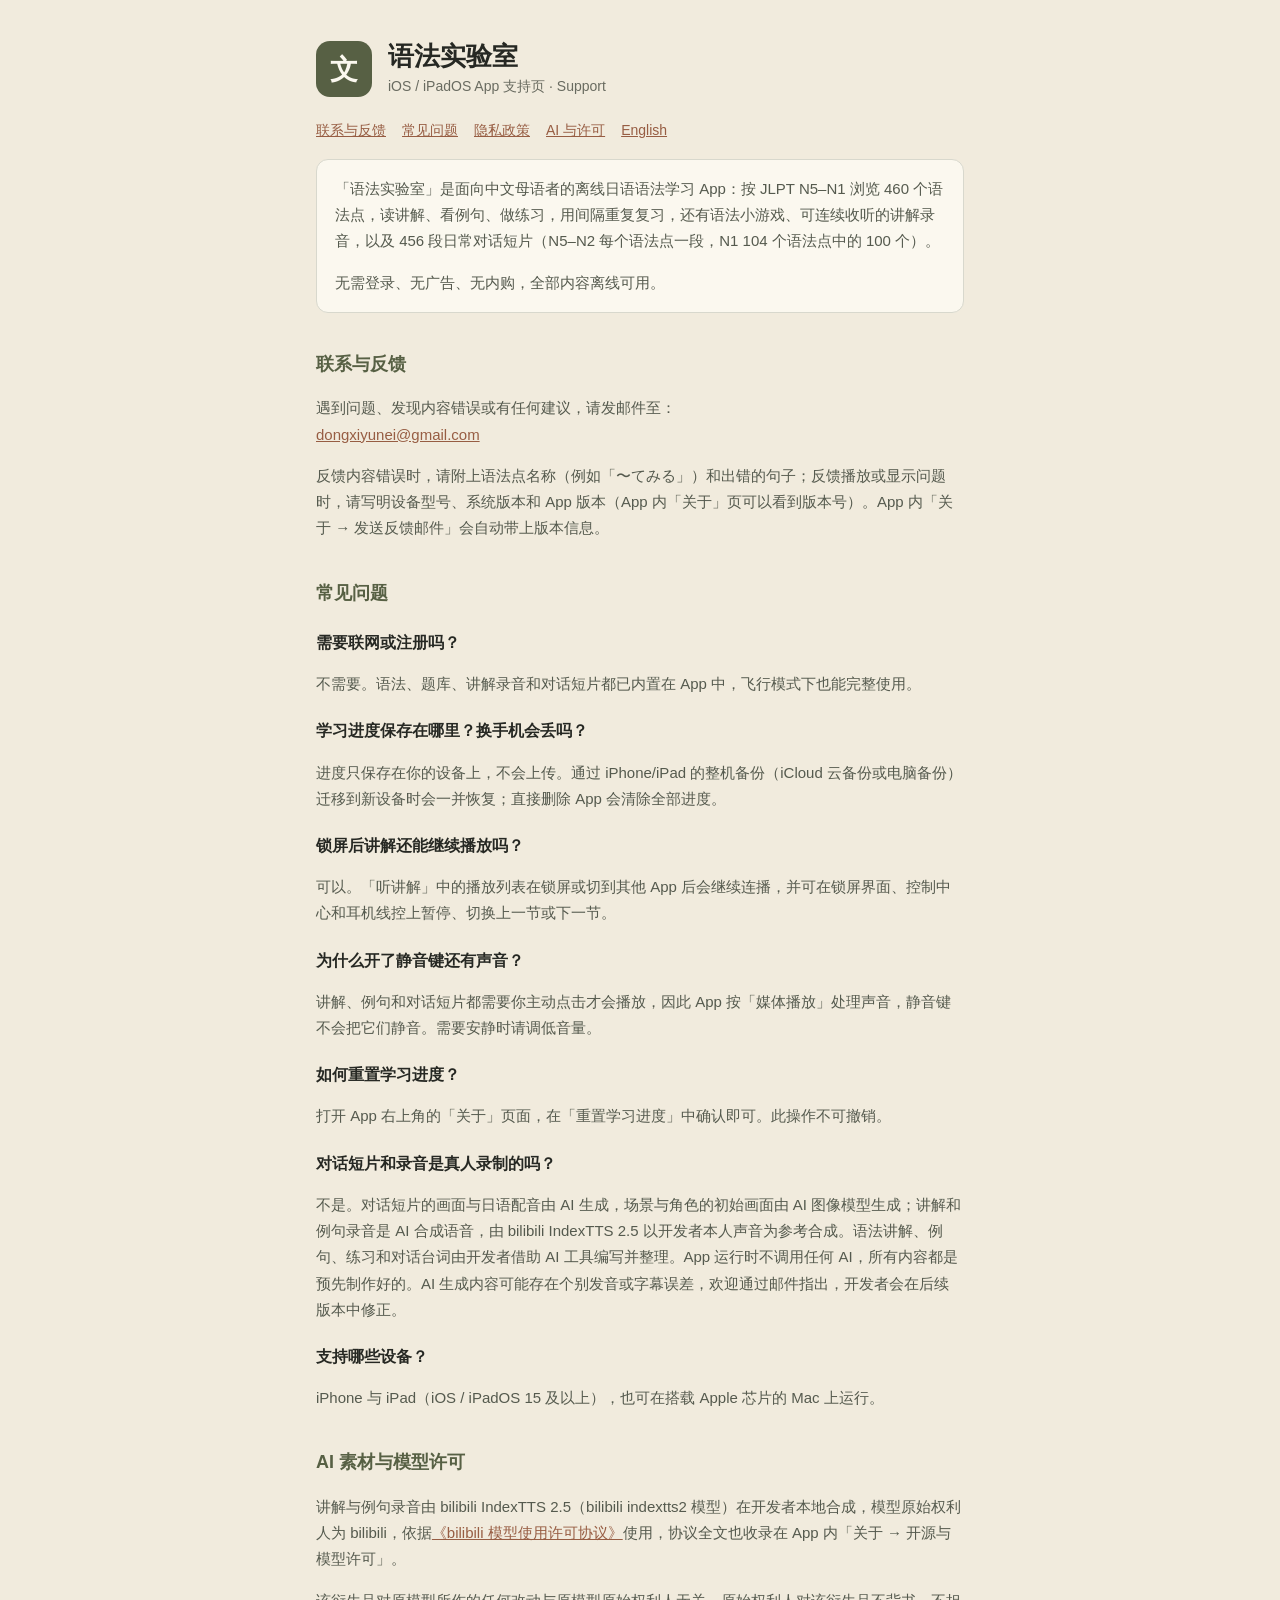
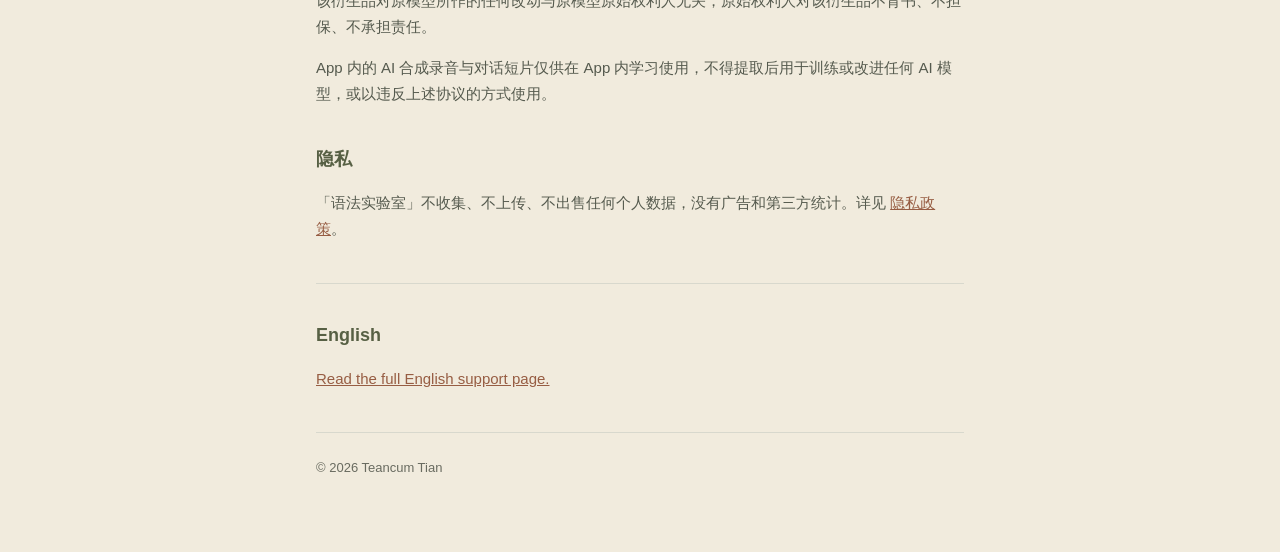
<file: index.html>
<!DOCTYPE html>
<html lang="zh-Hans">
<head>
<meta charset="utf-8">
<meta name="viewport" content="width=device-width, initial-scale=1">
<title>语法实验室 — 支持</title>
<meta name="description" content="语法实验室（日语语法学习 App）支持页：常见问题、反馈方式与隐私政策。">
<link rel="stylesheet" href="style.css">
</head>
<body>
<main>
  <header>
    <div class="mark" aria-hidden="true">文</div>
    <div>
      <h1>语法实验室</h1>
      <p class="sub">iOS / iPadOS App 支持页 · Support</p>
    </div>
  </header>
  <nav>
    <a href="#contact">联系与反馈</a>
    <a href="#faq">常见问题</a>
    <a href="privacy.html">隐私政策</a>
    <a href="#licenses">AI 与许可</a>
    <a href="en/index.html" lang="en" hreflang="en">English</a>
  </nav>

  <div class="card">
    <p>「语法实验室」是面向中文母语者的离线日语语法学习 App：按 JLPT N5–N1 浏览 460 个语法点，读讲解、看例句、做练习，用间隔重复复习，还有语法小游戏、可连续收听的讲解录音，以及 456 段日常对话短片（N5–N2 每个语法点一段，N1 104 个语法点中的 100 个）。</p>
    <p>无需登录、无广告、无内购，全部内容离线可用。</p>
  </div>

  <h2 id="contact">联系与反馈</h2>
  <p>遇到问题、发现内容错误或有任何建议，请发邮件至：<br>
  <a href="mailto:dongxiyunei@gmail.com?subject=%E8%AF%AD%E6%B3%95%E5%AE%9E%E9%AA%8C%E5%AE%A4%E5%8F%8D%E9%A6%88">dongxiyunei@gmail.com</a></p>
  <p>反馈内容错误时，请附上语法点名称（例如「〜てみる」）和出错的句子；反馈播放或显示问题时，请写明设备型号、系统版本和 App 版本（App 内「关于」页可以看到版本号）。App 内「关于 → 发送反馈邮件」会自动带上版本信息。</p>

  <h2 id="faq">常见问题</h2>
  <h3>需要联网或注册吗？</h3>
  <p>不需要。语法、题库、讲解录音和对话短片都已内置在 App 中，飞行模式下也能完整使用。</p>
  <h3>学习进度保存在哪里？换手机会丢吗？</h3>
  <p>进度只保存在你的设备上，不会上传。通过 iPhone/iPad 的整机备份（iCloud 云备份或电脑备份）迁移到新设备时会一并恢复；直接删除 App 会清除全部进度。</p>
  <h3>锁屏后讲解还能继续播放吗？</h3>
  <p>可以。「听讲解」中的播放列表在锁屏或切到其他 App 后会继续连播，并可在锁屏界面、控制中心和耳机线控上暂停、切换上一节或下一节。</p>
  <h3>为什么开了静音键还有声音？</h3>
  <p>讲解、例句和对话短片都需要你主动点击才会播放，因此 App 按「媒体播放」处理声音，静音键不会把它们静音。需要安静时请调低音量。</p>
  <h3>如何重置学习进度？</h3>
  <p>打开 App 右上角的「关于」页面，在「重置学习进度」中确认即可。此操作不可撤销。</p>
  <h3>对话短片和录音是真人录制的吗？</h3>
  <p>不是。对话短片的画面与日语配音由 AI 生成，场景与角色的初始画面由 AI 图像模型生成；讲解和例句录音是 AI 合成语音，由 bilibili IndexTTS 2.5 以开发者本人声音为参考合成。语法讲解、例句、练习和对话台词由开发者借助 AI 工具编写并整理。App 运行时不调用任何 AI，所有内容都是预先制作好的。AI 生成内容可能存在个别发音或字幕误差，欢迎通过邮件指出，开发者会在后续版本中修正。</p>
  <h3>支持哪些设备？</h3>
  <p>iPhone 与 iPad（iOS / iPadOS 15 及以上），也可在搭载 Apple 芯片的 Mac 上运行。</p>

  <h2 id="licenses">AI 素材与模型许可</h2>
  <p>讲解与例句录音由 bilibili IndexTTS 2.5（bilibili indextts2 模型）在开发者本地合成，模型原始权利人为 bilibili，依据<a href="https://github.com/index-tts/index-tts/blob/main/LICENSE_ZH.txt">《bilibili 模型使用许可协议》</a>使用，协议全文也收录在 App 内「关于 → 开源与模型许可」。</p>
  <p>该衍生品对原模型所作的任何改动与原模型原始权利人无关，原始权利人对该衍生品不背书、不担保、不承担责任。</p>
  <p>App 内的 AI 合成录音与对话短片仅供在 App 内学习使用，不得提取后用于训练或改进任何 AI 模型，或以违反上述协议的方式使用。</p>

  <h2>隐私</h2>
  <p>「语法实验室」不收集、不上传、不出售任何个人数据，没有广告和第三方统计。详见 <a href="privacy.html">隐私政策</a>。</p>

  <hr>

  <section id="english" lang="en">
    <h2>English</h2>
    <p><a href="en/index.html" hreflang="en">Read the full English support page.</a></p>
  </section>

  <hr>
  <footer>© 2026 Teancum Tian</footer>
</main>
</body>
</html>
</file>
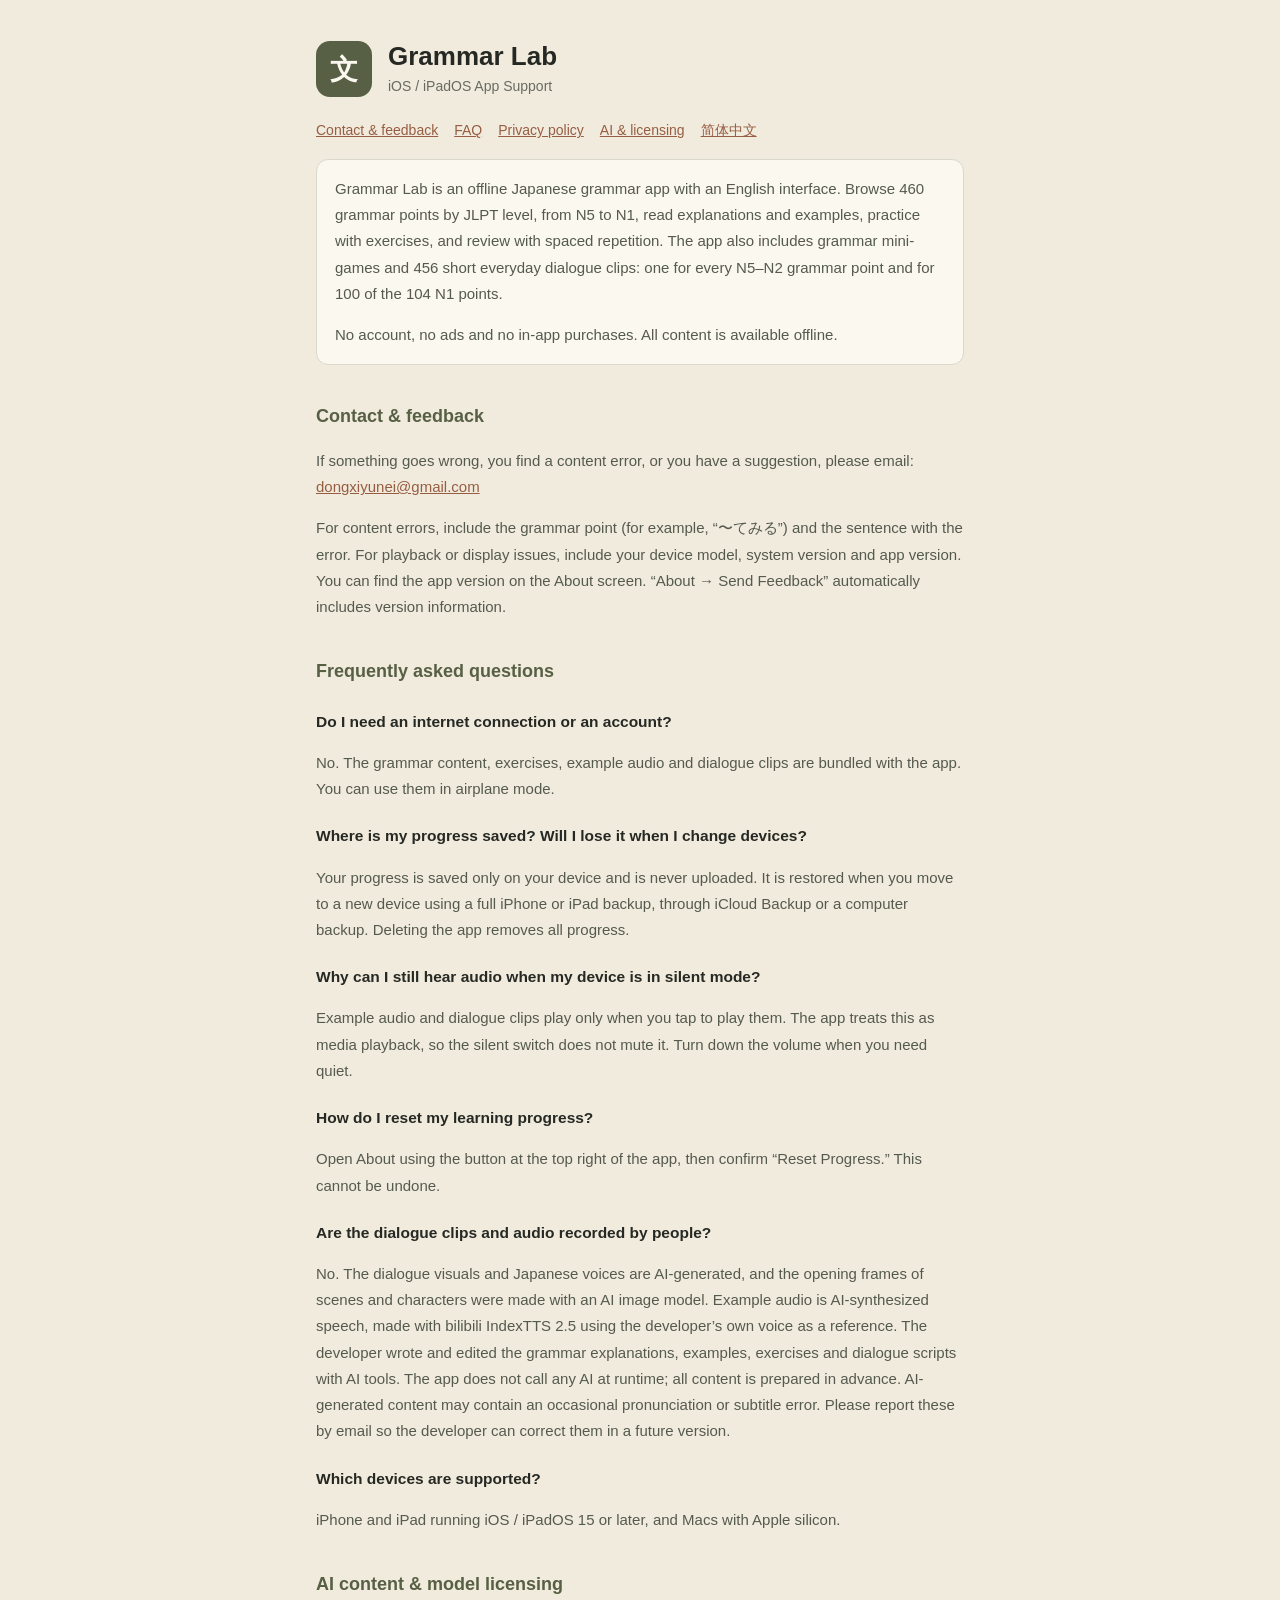
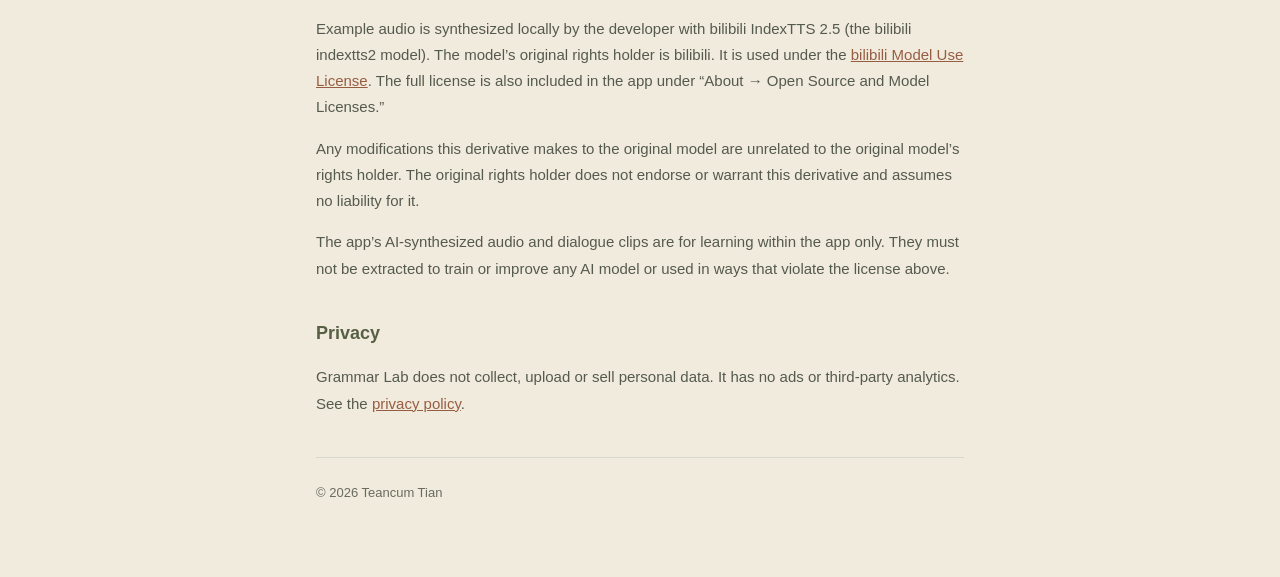
<file: en/index.html>
<!DOCTYPE html>
<html lang="en">
<head>
<meta charset="utf-8">
<meta name="viewport" content="width=device-width, initial-scale=1">
<title>Grammar Lab — Support</title>
<meta name="description" content="Support for Grammar Lab, an offline Japanese grammar app: frequently asked questions, feedback and privacy policy.">
<link rel="stylesheet" href="../style.css">
</head>
<body>
<main>
  <header>
    <div class="mark" aria-hidden="true">文</div>
    <div>
      <h1>Grammar Lab</h1>
      <p class="sub">iOS / iPadOS App Support</p>
    </div>
  </header>
  <nav aria-label="Page navigation">
    <a href="#contact">Contact &amp; feedback</a>
    <a href="#faq">FAQ</a>
    <a href="privacy.html">Privacy policy</a>
    <a href="#licenses">AI &amp; licensing</a>
    <a href="../index.html" lang="zh-Hans" hreflang="zh-Hans">简体中文</a>
  </nav>

  <div class="card">
    <p>Grammar Lab is an offline Japanese grammar app with an English interface. Browse 460 grammar points by JLPT level, from N5 to N1, read explanations and examples, practice with exercises, and review with spaced repetition. The app also includes grammar mini-games and 456 short everyday dialogue clips: one for every N5–N2 grammar point and for 100 of the 104 N1 points.</p>
    <p>No account, no ads and no in-app purchases. All content is available offline.</p>
  </div>

  <h2 id="contact">Contact &amp; feedback</h2>
  <p>If something goes wrong, you find a content error, or you have a suggestion, please email:<br>
  <a href="mailto:dongxiyunei@gmail.com?subject=Grammar%20Lab%20feedback">dongxiyunei@gmail.com</a></p>
  <p>For content errors, include the grammar point (for example, “〜てみる”) and the sentence with the error. For playback or display issues, include your device model, system version and app version. You can find the app version on the About screen. “About → Send Feedback” automatically includes version information.</p>

  <h2 id="faq">Frequently asked questions</h2>
  <h3>Do I need an internet connection or an account?</h3>
  <p>No. The grammar content, exercises, example audio and dialogue clips are bundled with the app. You can use them in airplane mode.</p>
  <h3>Where is my progress saved? Will I lose it when I change devices?</h3>
  <p>Your progress is saved only on your device and is never uploaded. It is restored when you move to a new device using a full iPhone or iPad backup, through iCloud Backup or a computer backup. Deleting the app removes all progress.</p>
  <h3>Why can I still hear audio when my device is in silent mode?</h3>
  <p>Example audio and dialogue clips play only when you tap to play them. The app treats this as media playback, so the silent switch does not mute it. Turn down the volume when you need quiet.</p>
  <h3>How do I reset my learning progress?</h3>
  <p>Open About using the button at the top right of the app, then confirm “Reset Progress.” This cannot be undone.</p>
  <h3>Are the dialogue clips and audio recorded by people?</h3>
  <p>No. The dialogue visuals and Japanese voices are AI-generated, and the opening frames of scenes and characters were made with an AI image model. Example audio is AI-synthesized speech, made with bilibili IndexTTS 2.5 using the developer’s own voice as a reference. The developer wrote and edited the grammar explanations, examples, exercises and dialogue scripts with AI tools. The app does not call any AI at runtime; all content is prepared in advance. AI-generated content may contain an occasional pronunciation or subtitle error. Please report these by email so the developer can correct them in a future version.</p>
  <h3>Which devices are supported?</h3>
  <p>iPhone and iPad running iOS / iPadOS 15 or later, and Macs with Apple silicon.</p>

  <h2 id="licenses">AI content &amp; model licensing</h2>
  <p>Example audio is synthesized locally by the developer with bilibili IndexTTS 2.5 (the bilibili indextts2 model). The model’s original rights holder is bilibili. It is used under the <a href="https://github.com/index-tts/index-tts/blob/main/LICENSE_ZH.txt">bilibili Model Use License</a>. The full license is also included in the app under “About → Open Source and Model Licenses.”</p>
  <p>Any modifications this derivative makes to the original model are unrelated to the original model’s rights holder. The original rights holder does not endorse or warrant this derivative and assumes no liability for it.</p>
  <p>The app’s AI-synthesized audio and dialogue clips are for learning within the app only. They must not be extracted to train or improve any AI model or used in ways that violate the license above.</p>

  <h2>Privacy</h2>
  <p>Grammar Lab does not collect, upload or sell personal data. It has no ads or third-party analytics. See the <a href="privacy.html">privacy policy</a>.</p>

  <hr>
  <footer>© 2026 Teancum Tian</footer>
</main>
</body>
</html>
</file>
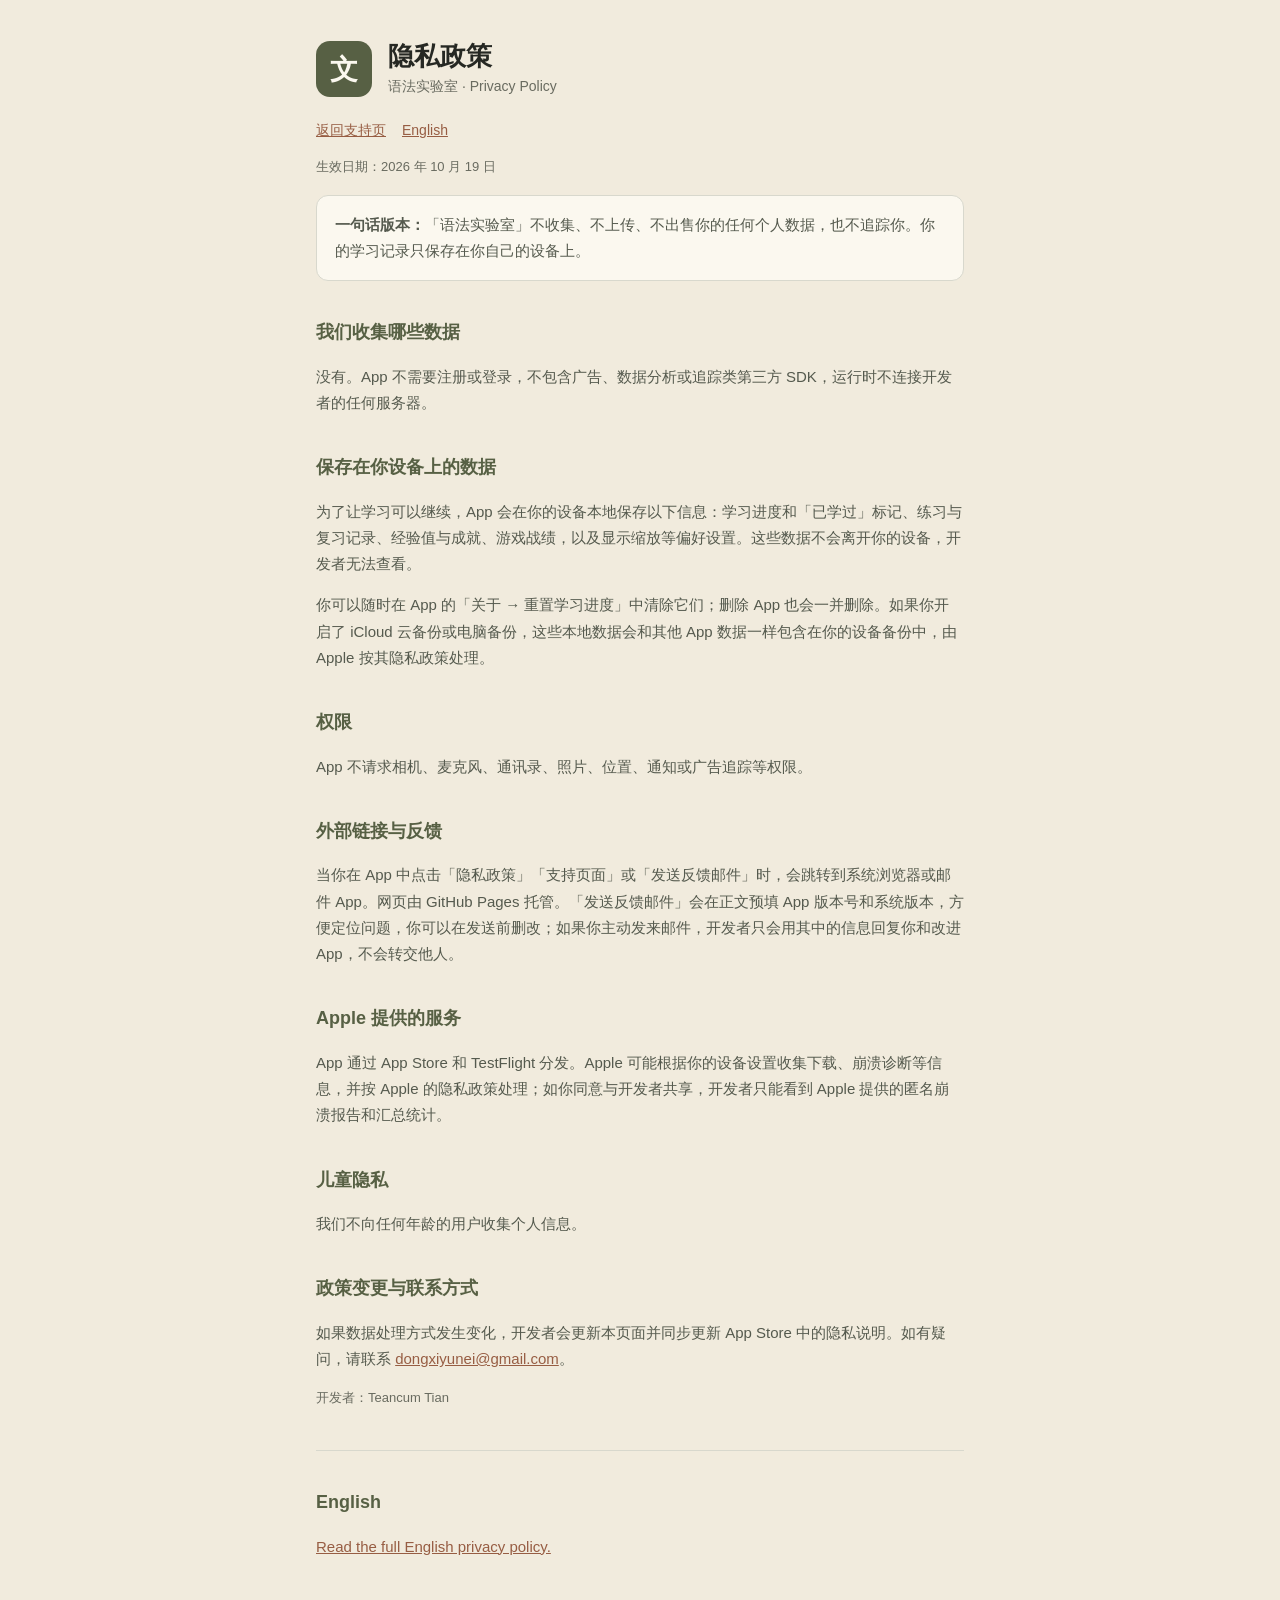
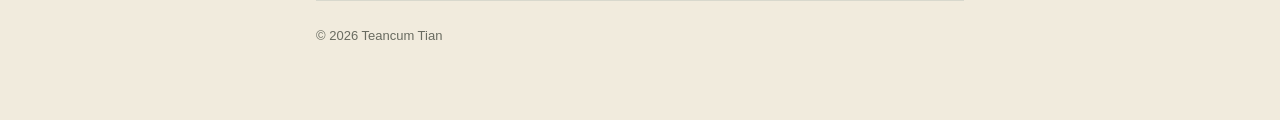
<file: privacy.html>
<!DOCTYPE html>
<html lang="zh-Hans">
<head>
<meta charset="utf-8">
<meta name="viewport" content="width=device-width, initial-scale=1">
<title>语法实验室 — 隐私政策</title>
<meta name="description" content="语法实验室（日语语法学习 App）隐私政策：不收集、不上传任何个人数据。">
<link rel="stylesheet" href="style.css">
</head>
<body>
<main>
  <header>
    <div class="mark" aria-hidden="true">文</div>
    <div>
      <h1>隐私政策</h1>
      <p class="sub">语法实验室 · Privacy Policy</p>
    </div>
  </header>
  <nav>
    <a href="./">返回支持页</a>
    <a href="en/privacy.html" lang="en" hreflang="en">English</a>
  </nav>
  <p class="muted">生效日期：2026 年 10 月 19 日</p>

  <div class="card">
    <p><strong>一句话版本：</strong>「语法实验室」不收集、不上传、不出售你的任何个人数据，也不追踪你。你的学习记录只保存在你自己的设备上。</p>
  </div>

  <h2>我们收集哪些数据</h2>
  <p>没有。App 不需要注册或登录，不包含广告、数据分析或追踪类第三方 SDK，运行时不连接开发者的任何服务器。</p>

  <h2>保存在你设备上的数据</h2>
  <p>为了让学习可以继续，App 会在你的设备本地保存以下信息：学习进度和「已学过」标记、练习与复习记录、经验值与成就、游戏战绩，以及显示缩放等偏好设置。这些数据不会离开你的设备，开发者无法查看。</p>
  <p>你可以随时在 App 的「关于 → 重置学习进度」中清除它们；删除 App 也会一并删除。如果你开启了 iCloud 云备份或电脑备份，这些本地数据会和其他 App 数据一样包含在你的设备备份中，由 Apple 按其隐私政策处理。</p>

  <h2>权限</h2>
  <p>App 不请求相机、麦克风、通讯录、照片、位置、通知或广告追踪等权限。</p>

  <h2>外部链接与反馈</h2>
  <p>当你在 App 中点击「隐私政策」「支持页面」或「发送反馈邮件」时，会跳转到系统浏览器或邮件 App。网页由 GitHub Pages 托管。「发送反馈邮件」会在正文预填 App 版本号和系统版本，方便定位问题，你可以在发送前删改；如果你主动发来邮件，开发者只会用其中的信息回复你和改进 App，不会转交他人。</p>

  <h2>Apple 提供的服务</h2>
  <p>App 通过 App Store 和 TestFlight 分发。Apple 可能根据你的设备设置收集下载、崩溃诊断等信息，并按 Apple 的隐私政策处理；如你同意与开发者共享，开发者只能看到 Apple 提供的匿名崩溃报告和汇总统计。</p>

  <h2>儿童隐私</h2>
  <p>我们不向任何年龄的用户收集个人信息。</p>

  <h2>政策变更与联系方式</h2>
  <p>如果数据处理方式发生变化，开发者会更新本页面并同步更新 App Store 中的隐私说明。如有疑问，请联系 <a href="mailto:dongxiyunei@gmail.com">dongxiyunei@gmail.com</a>。</p>
  <p class="muted">开发者：Teancum Tian</p>

  <hr>

  <section id="english" lang="en">
    <h2>English</h2>
    <p><a href="en/privacy.html" hreflang="en">Read the full English privacy policy.</a></p>
  </section>

  <hr>
  <footer>© 2026 Teancum Tian</footer>
</main>
</body>
</html>
</file>
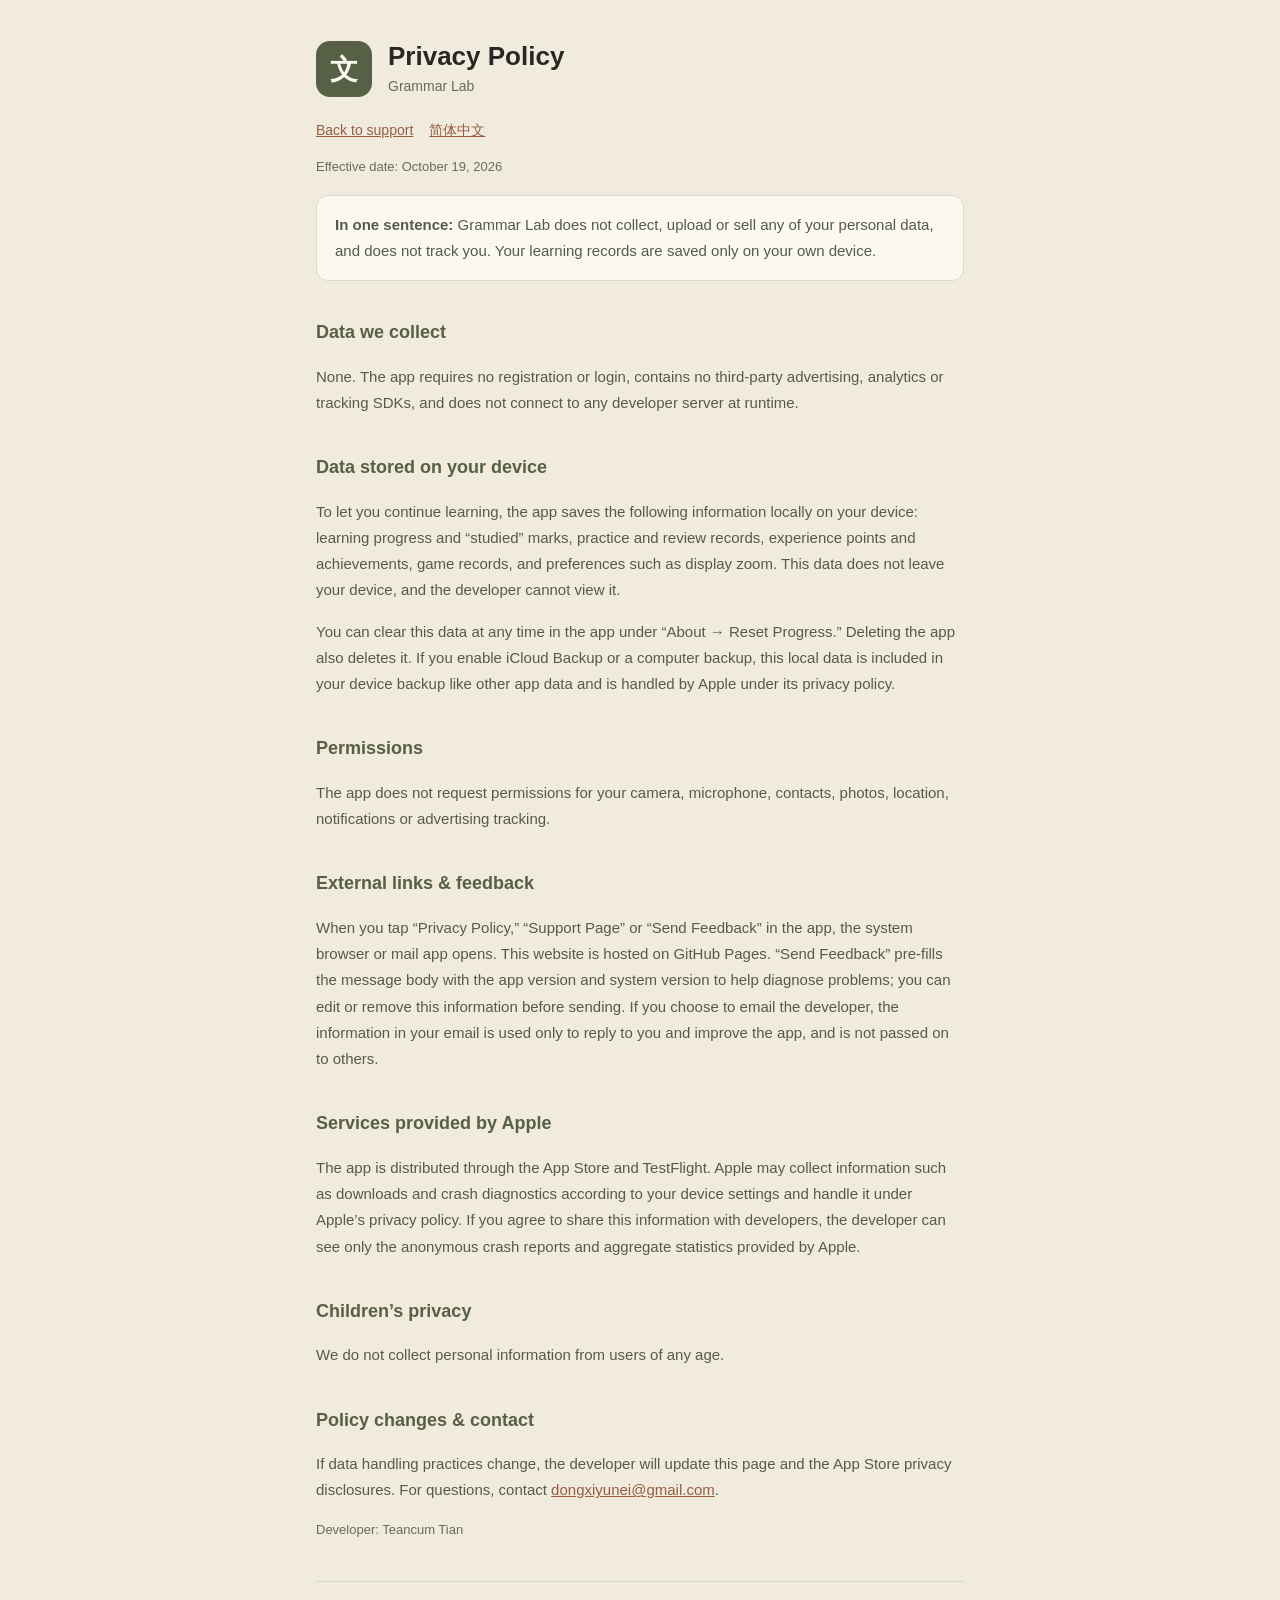
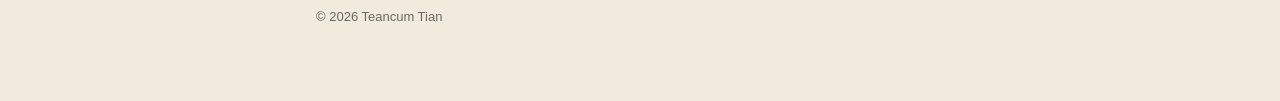
<file: en/privacy.html>
<!DOCTYPE html>
<html lang="en">
<head>
<meta charset="utf-8">
<meta name="viewport" content="width=device-width, initial-scale=1">
<title>Grammar Lab — Privacy Policy</title>
<meta name="description" content="Grammar Lab privacy policy: the app does not collect or upload any personal data.">
<link rel="stylesheet" href="../style.css">
</head>
<body>
<main>
  <header>
    <div class="mark" aria-hidden="true">文</div>
    <div>
      <h1>Privacy Policy</h1>
      <p class="sub">Grammar Lab</p>
    </div>
  </header>
  <nav aria-label="Page navigation">
    <a href="index.html">Back to support</a>
    <a href="../privacy.html" lang="zh-Hans" hreflang="zh-Hans">简体中文</a>
  </nav>
  <p class="muted">Effective date: October 19, 2026</p>

  <div class="card">
    <p><strong>In one sentence:</strong> Grammar Lab does not collect, upload or sell any of your personal data, and does not track you. Your learning records are saved only on your own device.</p>
  </div>

  <h2>Data we collect</h2>
  <p>None. The app requires no registration or login, contains no third-party advertising, analytics or tracking SDKs, and does not connect to any developer server at runtime.</p>

  <h2>Data stored on your device</h2>
  <p>To let you continue learning, the app saves the following information locally on your device: learning progress and “studied” marks, practice and review records, experience points and achievements, game records, and preferences such as display zoom. This data does not leave your device, and the developer cannot view it.</p>
  <p>You can clear this data at any time in the app under “About → Reset Progress.” Deleting the app also deletes it. If you enable iCloud Backup or a computer backup, this local data is included in your device backup like other app data and is handled by Apple under its privacy policy.</p>

  <h2>Permissions</h2>
  <p>The app does not request permissions for your camera, microphone, contacts, photos, location, notifications or advertising tracking.</p>

  <h2>External links &amp; feedback</h2>
  <p>When you tap “Privacy Policy,” “Support Page” or “Send Feedback” in the app, the system browser or mail app opens. This website is hosted on GitHub Pages. “Send Feedback” pre-fills the message body with the app version and system version to help diagnose problems; you can edit or remove this information before sending. If you choose to email the developer, the information in your email is used only to reply to you and improve the app, and is not passed on to others.</p>

  <h2>Services provided by Apple</h2>
  <p>The app is distributed through the App Store and TestFlight. Apple may collect information such as downloads and crash diagnostics according to your device settings and handle it under Apple’s privacy policy. If you agree to share this information with developers, the developer can see only the anonymous crash reports and aggregate statistics provided by Apple.</p>

  <h2>Children’s privacy</h2>
  <p>We do not collect personal information from users of any age.</p>

  <h2>Policy changes &amp; contact</h2>
  <p>If data handling practices change, the developer will update this page and the App Store privacy disclosures. For questions, contact <a href="mailto:dongxiyunei@gmail.com">dongxiyunei@gmail.com</a>.</p>
  <p class="muted">Developer: Teancum Tian</p>

  <hr>
  <footer>© 2026 Teancum Tian</footer>
</main>
</body>
</html>
</file>
<file: style.css>
:root {
  color-scheme: light dark;
  --paper: #f1ebdd;
  --card: #fbf8ef;
  --ink: #262823;
  --ink-soft: #555a4e;
  --ink-muted: #696b60;
  --line: #d8d8cd;
  --olive: #576044;
  --accent: #975d43;
}
@media (prefers-color-scheme: dark) {
  :root {
    --paper: #1b1c18;
    --card: #24261f;
    --ink: #f1ede2;
    --ink-soft: #cfcbbf;
    --ink-muted: #a9a698;
    --line: #3a3c33;
    --olive: #a8b38a;
    --accent: #e0a07f;
  }
}
* { box-sizing: border-box; }
body {
  margin: 0;
  background: var(--paper);
  color: var(--ink);
  font-family: -apple-system, BlinkMacSystemFont, "PingFang SC", "Hiragino Sans GB", "Helvetica Neue", sans-serif;
  line-height: 1.75;
  -webkit-text-size-adjust: 100%;
}
main { max-width: 680px; margin: 0 auto; padding: 40px 16px 72px; }
header { display: flex; gap: 16px; align-items: center; margin-bottom: 8px; }
.mark {
  flex: none; width: 56px; height: 56px; border-radius: 14px;
  background: #576044; color: #fbf8ef;
  display: grid; place-items: center; font-size: 28px; font-weight: 700;
}
h1 { font-size: 26px; line-height: 1.3; margin: 0; }
.sub { color: var(--ink-muted); font-size: 14px; margin: 0; }
h2 { font-size: 18px; margin: 36px 0 8px; color: var(--olive); }
h3 { font-size: 15.5px; margin: 20px 0 4px; }
p, li { color: var(--ink-soft); font-size: 15px; }
ul { padding-left: 20px; }
a { color: var(--accent); }
.card {
  background: var(--card); border: 1px solid var(--line); border-radius: 12px;
  padding: 16px 18px; margin-top: 16px;
}
.card p:first-child { margin-top: 0; }
.card p:last-child { margin-bottom: 0; }
.muted { color: var(--ink-muted); font-size: 13px; }
nav { margin-top: 20px; display: flex; flex-wrap: wrap; gap: 8px 16px; font-size: 14px; }
hr { border: none; border-top: 1px solid var(--line); margin: 40px 0 24px; }
footer { color: var(--ink-muted); font-size: 13px; }
</file>
